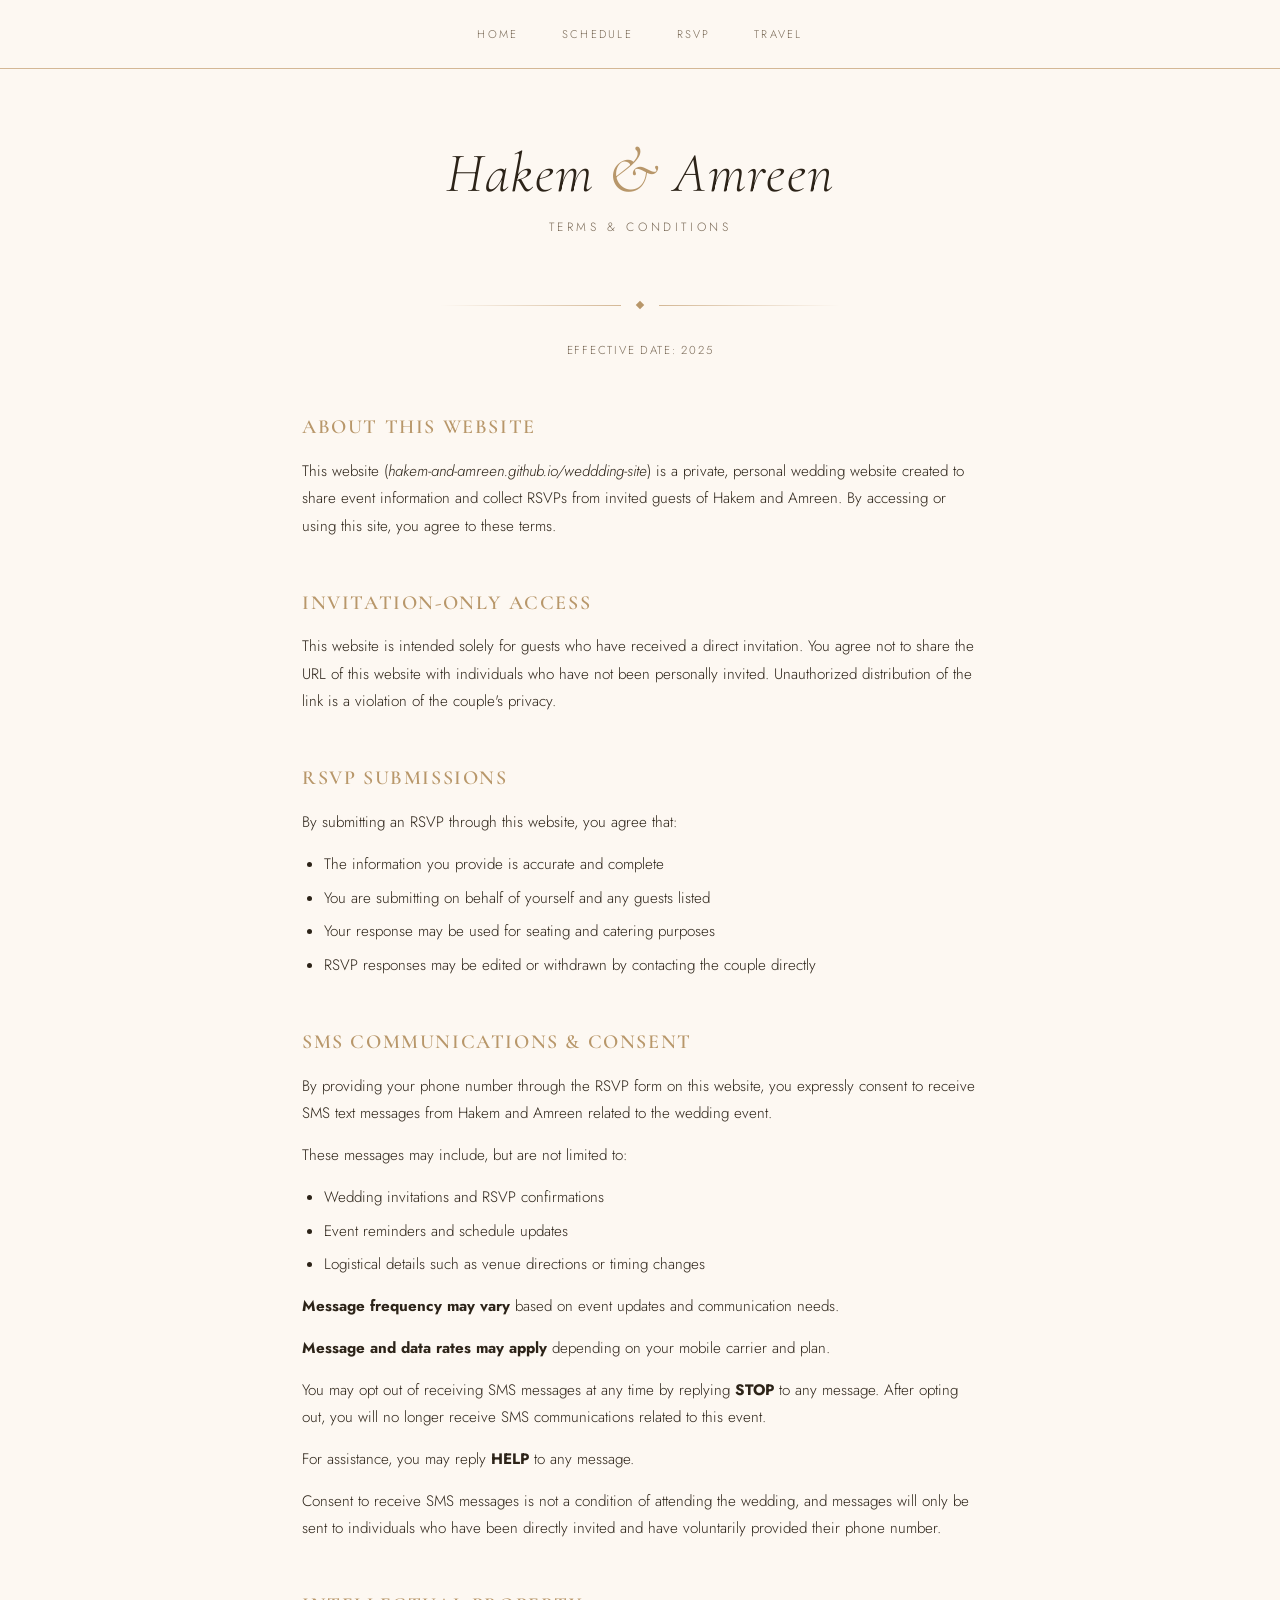
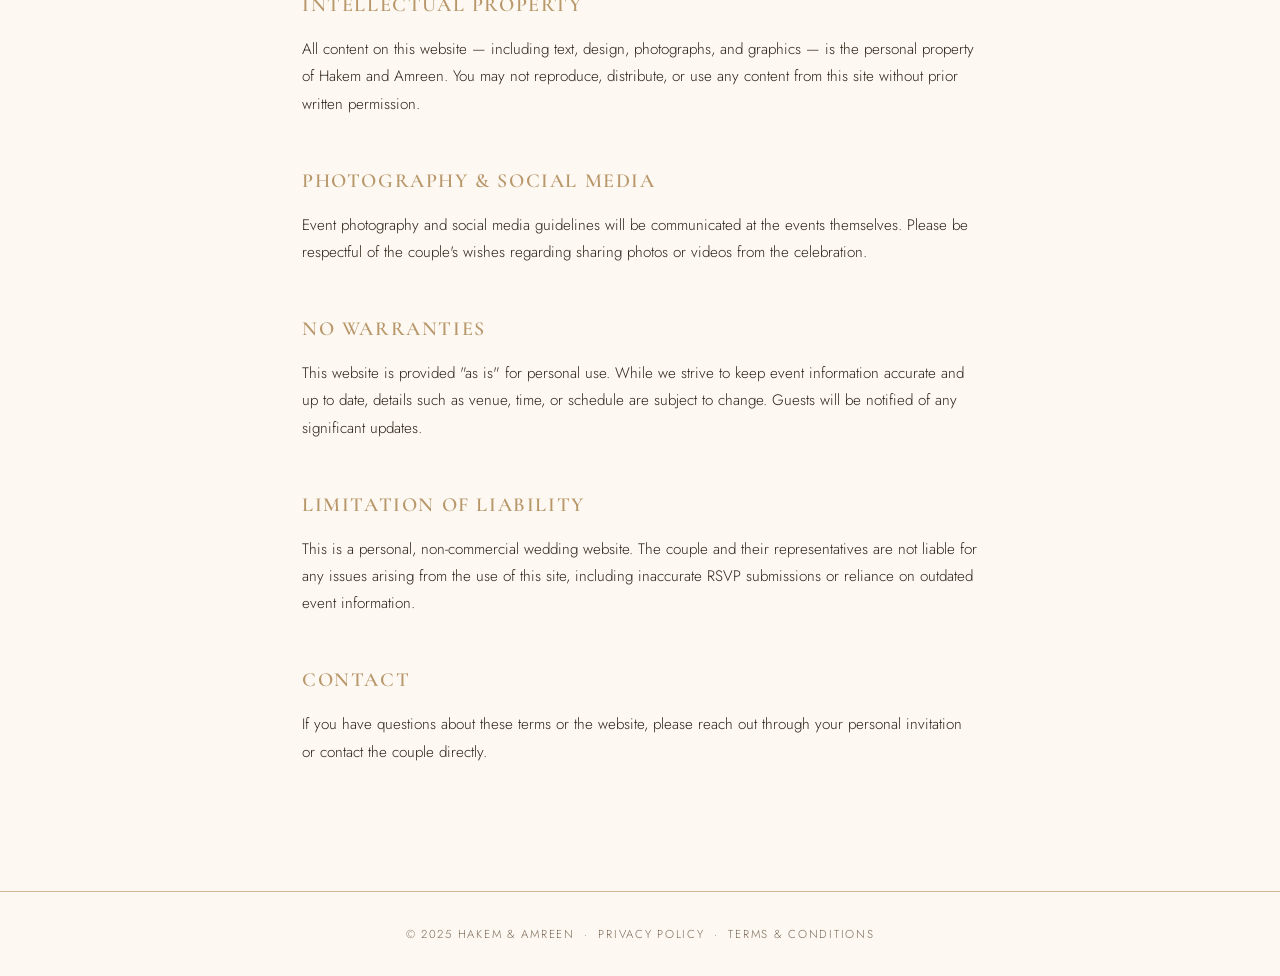
<file: terms.html>
<!DOCTYPE html>
<html lang="en">
<head>
  <meta charset="UTF-8" />
  <meta name="viewport" content="width=device-width, initial-scale=1.0" />
  <title>Terms &amp; Conditions — Hakem & Amreen</title>
  <link rel="preconnect" href="https://fonts.googleapis.com">
  <link href="https://fonts.googleapis.com/css2?family=Cormorant+Garamond:ital,wght@0,300;0,400;0,600;1,300;1,400&family=Jost:wght@300;400&display=swap" rel="stylesheet">
  <style>
    *, *::before, *::after { box-sizing: border-box; margin: 0; padding: 0; }

    :root {
      --cream: #fdf8f2;
      --gold: #b8976a;
      --gold-light: #d4b896;
      --dark: #2c2318;
      --muted: #7a6a57;
    }

    body {
      background-color: var(--cream);
      color: var(--dark);
      font-family: 'Jost', sans-serif;
      font-weight: 300;
      line-height: 1.8;
      min-height: 100vh;
    }

    nav {
      text-align: center;
      padding: 1.5rem 2rem;
      border-bottom: 1px solid var(--gold-light);
      letter-spacing: 0.2em;
      font-size: 0.7rem;
      text-transform: uppercase;
    }
    nav a {
      color: var(--muted);
      text-decoration: none;
      margin: 0 1.2rem;
      transition: color 0.2s;
    }
    nav a:hover { color: var(--gold); }

    .hero {
      text-align: center;
      padding: 4rem 2rem 2rem;
    }
    .couple {
      font-family: 'Cormorant Garamond', serif;
      font-style: italic;
      font-size: clamp(2.2rem, 5vw, 3.5rem);
      font-weight: 300;
      color: var(--dark);
      letter-spacing: 0.02em;
      line-height: 1.1;
    }
    .amp { color: var(--gold); font-size: 1.2em; }
    .page-title {
      font-family: 'Jost', sans-serif;
      font-weight: 300;
      font-size: 0.75rem;
      letter-spacing: 0.3em;
      text-transform: uppercase;
      color: var(--muted);
      margin-top: 0.6rem;
    }

    .divider {
      display: flex;
      align-items: center;
      justify-content: center;
      gap: 1rem;
      margin: 2rem auto;
      max-width: 400px;
    }
    .divider::before, .divider::after {
      content: '';
      flex: 1;
      height: 1px;
      background: linear-gradient(to right, transparent, var(--gold-light));
    }
    .divider::after {
      background: linear-gradient(to left, transparent, var(--gold-light));
    }
    .divider-diamond {
      width: 6px; height: 6px;
      background: var(--gold);
      transform: rotate(45deg);
      flex-shrink: 0;
    }

    .content {
      max-width: 740px;
      margin: 0 auto;
      padding: 0 2rem 5rem;
    }

    .effective {
      text-align: center;
      font-size: 0.72rem;
      letter-spacing: 0.15em;
      text-transform: uppercase;
      color: var(--muted);
      margin-bottom: 3rem;
    }

    section { margin-bottom: 2.8rem; }

    h2 {
      font-family: 'Cormorant Garamond', serif;
      font-size: 1.25rem;
      font-weight: 600;
      letter-spacing: 0.08em;
      text-transform: uppercase;
      color: var(--gold);
      margin-bottom: 0.8rem;
    }

    p {
      font-size: 0.95rem;
      color: var(--dark);
      margin-bottom: 0.9rem;
    }

    ul {
      padding-left: 1.4rem;
      margin-bottom: 0.9rem;
    }
    ul li {
      font-size: 0.95rem;
      margin-bottom: 0.4rem;
    }

    a { color: var(--gold); text-decoration: none; }
    a:hover { text-decoration: underline; }

    footer {
      text-align: center;
      padding: 2rem;
      border-top: 1px solid var(--gold-light);
      font-size: 0.72rem;
      letter-spacing: 0.15em;
      text-transform: uppercase;
      color: var(--muted);
    }
    footer a { color: var(--muted); }
    footer a:hover { color: var(--gold); }
  </style>
</head>
<body>

  <nav>
    <a href="index.html">Home</a>
    <a href="index.html#schedule">Schedule</a>
    <a href="index.html#rsvp">RSVP</a>
    <a href="index.html#travel">Travel</a>
  </nav>

  <div class="hero">
    <div class="couple">Hakem <span class="amp">&</span> Amreen</div>
    <div class="page-title">Terms &amp; Conditions</div>
  </div>

  <div class="divider"><div class="divider-diamond"></div></div>

  <div class="content">
    <p class="effective">Effective Date: 2025</p>

    <section>
      <h2>About This Website</h2>
      <p>This website (<em>hakem-and-amreen.github.io/weddding-site</em>) is a private, personal wedding website created to share event information and collect RSVPs from invited guests of Hakem and Amreen. By accessing or using this site, you agree to these terms.</p>
    </section>

    <section>
      <h2>Invitation-Only Access</h2>
      <p>This website is intended solely for guests who have received a direct invitation. You agree not to share the URL of this website with individuals who have not been personally invited. Unauthorized distribution of the link is a violation of the couple's privacy.</p>
    </section>

    <section>
      <h2>RSVP Submissions</h2>
      <p>By submitting an RSVP through this website, you agree that:</p>
      <ul>
        <li>The information you provide is accurate and complete</li>
        <li>You are submitting on behalf of yourself and any guests listed</li>
        <li>Your response may be used for seating and catering purposes</li>
        <li>RSVP responses may be edited or withdrawn by contacting the couple directly</li>
      </ul>
    </section>


    <section>
      <h2>SMS Communications & Consent</h2>
      <p>By providing your phone number through the RSVP form on this website, you expressly consent to receive SMS text messages from Hakem and Amreen related to the wedding event.</p>
    
      <p>These messages may include, but are not limited to:</p>
      <ul>
        <li>Wedding invitations and RSVP confirmations</li>
        <li>Event reminders and schedule updates</li>
        <li>Logistical details such as venue directions or timing changes</li>
      </ul>
    
      <p><strong>Message frequency may vary</strong> based on event updates and communication needs.</p>
    
      <p><strong>Message and data rates may apply</strong> depending on your mobile carrier and plan.</p>
    
      <p>You may opt out of receiving SMS messages at any time by replying <strong>STOP</strong> to any message. After opting out, you will no longer receive SMS communications related to this event.</p>
    
      <p>For assistance, you may reply <strong>HELP</strong> to any message.</p>
    
      <p>Consent to receive SMS messages is not a condition of attending the wedding, and messages will only be sent to individuals who have been directly invited and have voluntarily provided their phone number.</p>
    </section>

    
    <section>
      <h2>Intellectual Property</h2>
      <p>All content on this website — including text, design, photographs, and graphics — is the personal property of Hakem and Amreen. You may not reproduce, distribute, or use any content from this site without prior written permission.</p>
    </section>

    <section>
      <h2>Photography & Social Media</h2>
      <p>Event photography and social media guidelines will be communicated at the events themselves. Please be respectful of the couple's wishes regarding sharing photos or videos from the celebration.</p>
    </section>

    <section>
      <h2>No Warranties</h2>
      <p>This website is provided "as is" for personal use. While we strive to keep event information accurate and up to date, details such as venue, time, or schedule are subject to change. Guests will be notified of any significant updates.</p>
    </section>

    <section>
      <h2>Limitation of Liability</h2>
      <p>This is a personal, non-commercial wedding website. The couple and their representatives are not liable for any issues arising from the use of this site, including inaccurate RSVP submissions or reliance on outdated event information.</p>
    </section>

    <section>
      <h2>Contact</h2>
      <p>If you have questions about these terms or the website, please reach out through your personal invitation or contact the couple directly.</p>
    </section>
  </div>

  <footer>
    &copy; 2025 Hakem & Amreen &nbsp;·&nbsp;
    <a href="privacy.html">Privacy Policy</a> &nbsp;·&nbsp;
    <a href="terms.html">Terms & Conditions</a>
  </footer>

</body>
</html>
</file>
